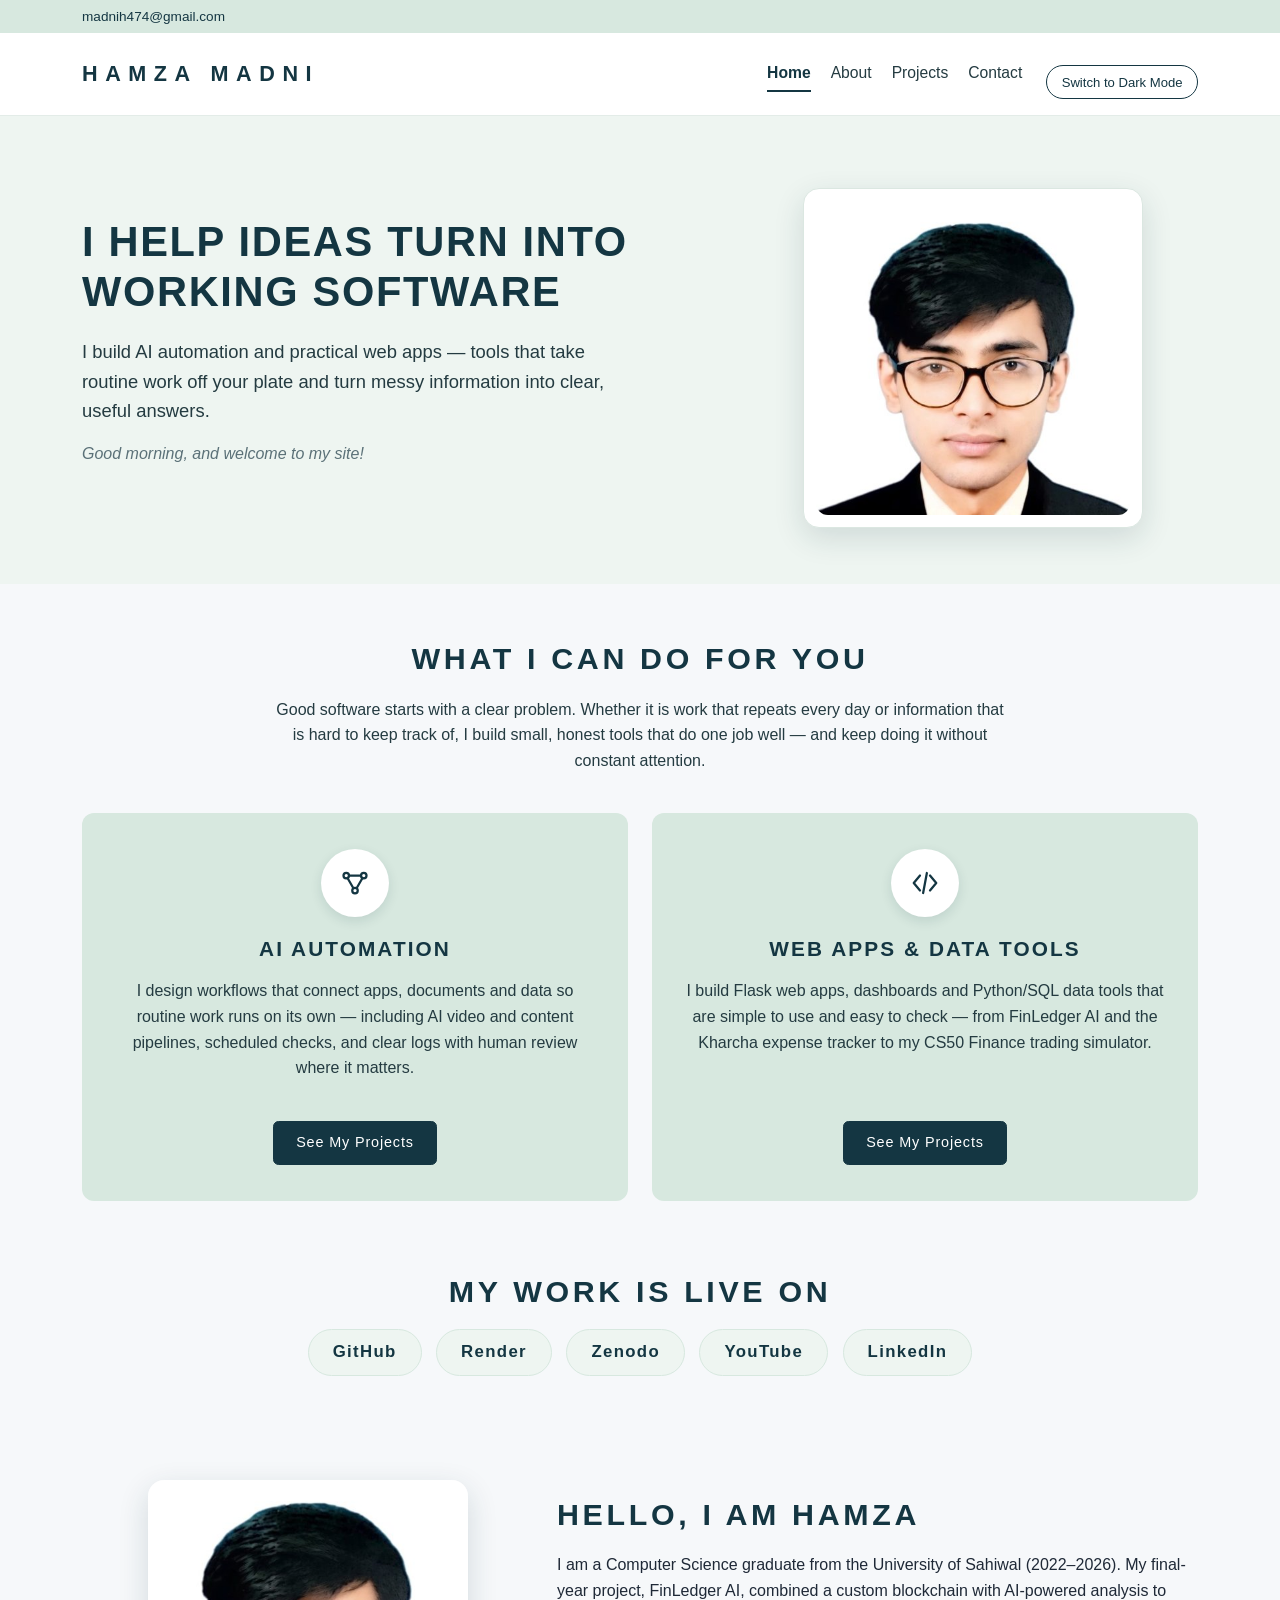
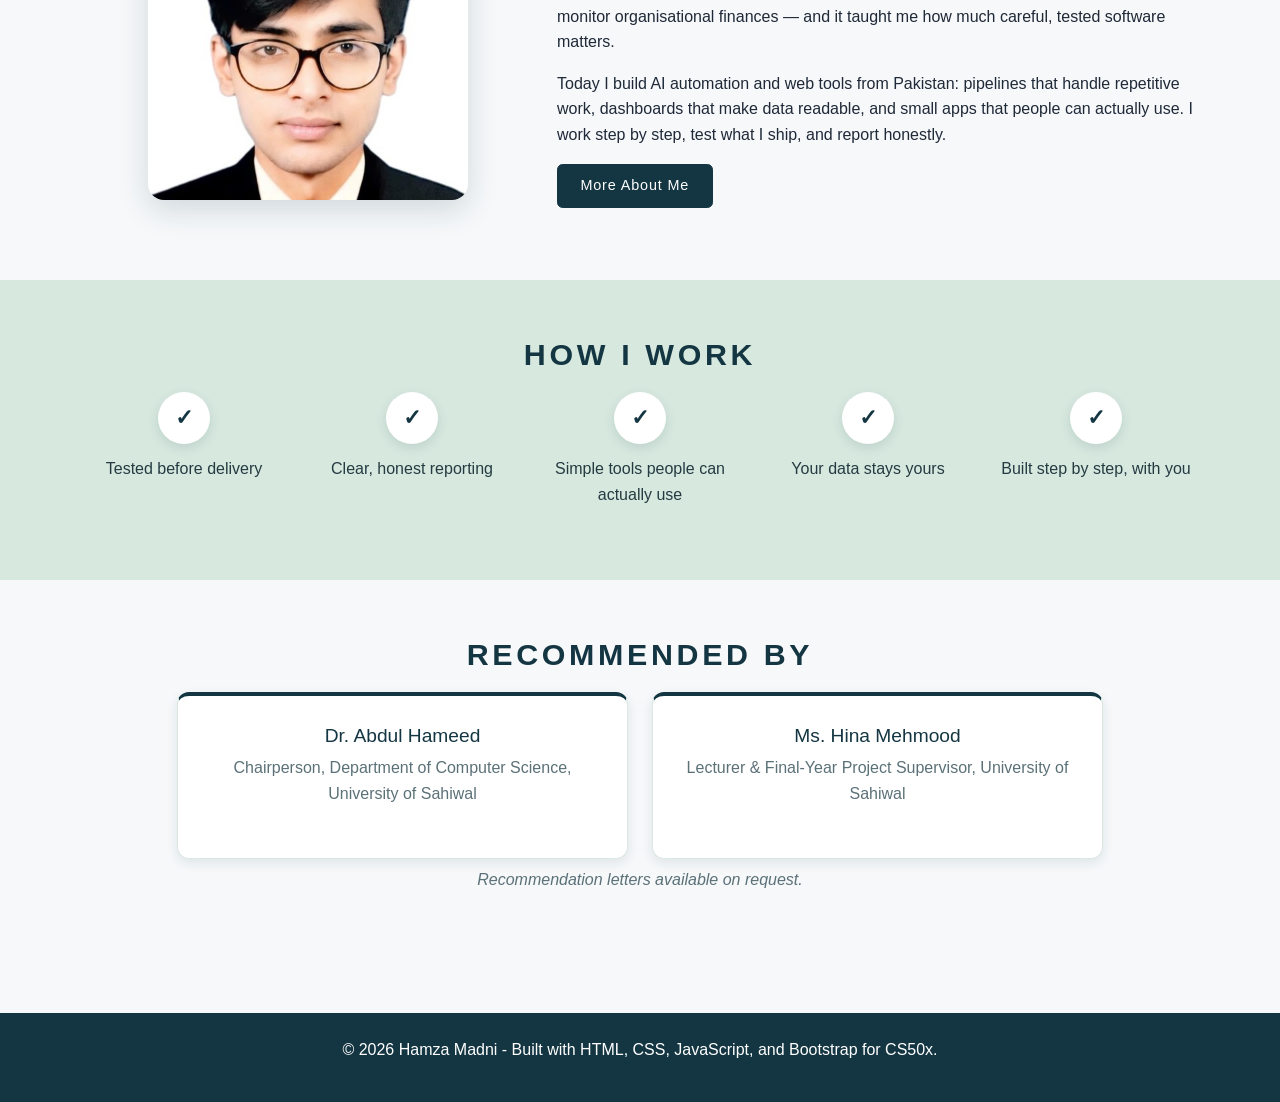
<file: index.html>
<!DOCTYPE html>
<html lang="en">
    <head>
        <meta charset="utf-8">
        <meta name="viewport" content="width=device-width, initial-scale=1">
        <meta name="description" content="Personal homepage of Hamza Madni, Computer Science graduate and AI automation developer — AI automation, web apps and data tools, built with HTML, CSS, JavaScript and Bootstrap.">
        <link href="https://cdn.jsdelivr.net/npm/bootstrap@5.3.8/dist/css/bootstrap.min.css" rel="stylesheet" integrity="sha384-sRIl4kxILFvY47J16cr9ZwB07vP4J8+LH7qKQnuqkuIAvNWLzeN8tE5YBujZqJLB" crossorigin="anonymous">
        <link href="styles.css" rel="stylesheet">
        <title>Hamza Madni - Home</title>
    </head>
    <body>
        <!-- 1. Thin top bar -->
        <div class="ref-topbar">
            <div class="container ref-topbar-inner">
                <a class="ref-topbar-mail" href="mailto:madnih474@gmail.com">madnih474@gmail.com</a>
            </div>
        </div>

        <!-- 2. Header -->
        <header class="ref-header">
            <div class="container ref-header-inner">
                <a class="ref-brand" href="index.html">HAMZA MADNI</a>
                <nav class="ref-nav" aria-label="Main navigation">
                    <a class="ref-nav-link active" href="index.html">Home</a>
                    <a class="ref-nav-link" href="about.html">About</a>
                    <a class="ref-nav-link" href="projects.html">Projects</a>
                    <a class="ref-nav-link" href="contact.html">Contact</a>
                </nav>
                <button id="theme-toggle" class="ref-toggle" type="button">Switch to Dark Mode</button>
            </div>
        </header>

        <!-- 3. Hero -->
        <section class="ref-hero">
            <div class="container">
                <div class="row align-items-center">
                    <div class="col-md-7">
                        <h1 class="ref-hero-title">I HELP IDEAS TURN INTO WORKING SOFTWARE</h1>
                        <p class="ref-hero-sub">I build AI automation and practical web apps — tools that take routine work off your plate and turn messy information into clear, useful answers.</p>
                        <p id="greeting" class="ref-greeting">Welcome to my site!</p>
                    </div>
                    <div class="col-md-5">
                        <div class="ref-hero-photo">
                            <img src="assets/hamza-portrait.png" alt="Portrait of Hamza Madni">
                        </div>
                    </div>
                </div>
            </div>
        </section>

        <main>
            <!-- 4. Offers -->
            <section class="ref-section">
                <div class="container">
                    <h2 class="ref-heading">WHAT I CAN DO FOR YOU</h2>
                    <p class="ref-intro">Good software starts with a clear problem. Whether it is work that repeats every day or information that is hard to keep track of, I build small, honest tools that do one job well — and keep doing it without constant attention.</p>
                    <div class="row">
                        <div class="col-md-6">
                            <article class="ref-offer-card h-100">
                                <div class="ref-icon" aria-hidden="true">
                                    <svg viewBox="0 0 24 24" width="30" height="30" fill="none" stroke="currentColor" stroke-width="1.8" stroke-linecap="round" stroke-linejoin="round"><circle cx="5" cy="6" r="2.2"/><circle cx="19" cy="6" r="2.2"/><circle cx="12" cy="18" r="2.2"/><path d="M7.2 6h9.6M6 8l4.5 7.8M18 8l-4.5 7.8"/></svg>
                                </div>
                                <h3 class="ref-card-title">AI AUTOMATION</h3>
                                <p>I design workflows that connect apps, documents and data so routine work runs on its own — including AI video and content pipelines, scheduled checks, and clear logs with human review where it matters.</p>
                                <a class="ref-btn" href="projects.html">See My Projects</a>
                            </article>
                        </div>
                        <div class="col-md-6">
                            <article class="ref-offer-card h-100">
                                <div class="ref-icon" aria-hidden="true">
                                    <svg viewBox="0 0 24 24" width="30" height="30" fill="none" stroke="currentColor" stroke-width="1.8" stroke-linecap="round" stroke-linejoin="round"><path d="M8 6l-5 6 5 6M16 6l5 6-5 6M13.5 4l-3 16"/></svg>
                                </div>
                                <h3 class="ref-card-title">WEB APPS &amp; DATA TOOLS</h3>
                                <p>I build Flask web apps, dashboards and Python/SQL data tools that are simple to use and easy to check — from FinLedger AI and the Kharcha expense tracker to my CS50 Finance trading simulator.</p>
                                <a class="ref-btn" href="projects.html">See My Projects</a>
                            </article>
                        </div>
                    </div>
                </div>
            </section>

            <!-- 5. Live-on strip -->
            <section class="ref-strip">
                <div class="container">
                    <h2 class="ref-heading">MY WORK IS LIVE ON</h2>
                    <div class="ref-badges">
                        <span class="ref-badge">GitHub</span>
                        <span class="ref-badge">Render</span>
                        <span class="ref-badge">Zenodo</span>
                        <span class="ref-badge">YouTube</span>
                        <span class="ref-badge">LinkedIn</span>
                    </div>
                </div>
            </section>

            <!-- 6. About -->
            <section class="ref-section">
                <div class="container">
                    <div class="row align-items-center">
                        <div class="col-md-5">
                            <div class="ref-about-photo">
                                <img src="assets/hamza-portrait.png" alt="Portrait of Hamza Madni">
                            </div>
                        </div>
                        <div class="col-md-7">
                            <h2 class="ref-heading ref-heading-left">HELLO, I AM HAMZA</h2>
                            <p>I am a Computer Science graduate from the University of Sahiwal (2022–2026). My final-year project, FinLedger AI, combined a custom blockchain with AI-powered analysis to monitor organisational finances — and it taught me how much careful, tested software matters.</p>
                            <p>Today I build AI automation and web tools from Pakistan: pipelines that handle repetitive work, dashboards that make data readable, and small apps that people can actually use. I work step by step, test what I ship, and report honestly.</p>
                            <a class="ref-btn" href="about.html">More About Me</a>
                        </div>
                    </div>
                </div>
            </section>

            <!-- 7. How I work band -->
            <section class="ref-band">
                <div class="container">
                    <h2 class="ref-heading">HOW I WORK</h2>
                    <div class="ref-checks">
                        <div class="ref-check-item">
                            <span class="ref-check" aria-hidden="true">✓</span>
                            <p>Tested before delivery</p>
                        </div>
                        <div class="ref-check-item">
                            <span class="ref-check" aria-hidden="true">✓</span>
                            <p>Clear, honest reporting</p>
                        </div>
                        <div class="ref-check-item">
                            <span class="ref-check" aria-hidden="true">✓</span>
                            <p>Simple tools people can actually use</p>
                        </div>
                        <div class="ref-check-item">
                            <span class="ref-check" aria-hidden="true">✓</span>
                            <p>Your data stays yours</p>
                        </div>
                        <div class="ref-check-item">
                            <span class="ref-check" aria-hidden="true">✓</span>
                            <p>Built step by step, with you</p>
                        </div>
                    </div>
                </div>
            </section>

            <!-- 8. Recommended by -->
            <section class="ref-section">
                <div class="container">
                    <h2 class="ref-heading">RECOMMENDED BY</h2>
                    <div class="row justify-content-center">
                        <div class="col-md-5">
                            <article class="ref-rec-card h-100">
                                <h3>Dr. Abdul Hameed</h3>
                                <p>Chairperson, Department of Computer Science, University of Sahiwal</p>
                            </article>
                        </div>
                        <div class="col-md-5">
                            <article class="ref-rec-card h-100">
                                <h3>Ms. Hina Mehmood</h3>
                                <p>Lecturer &amp; Final-Year Project Supervisor, University of Sahiwal</p>
                            </article>
                        </div>
                    </div>
                    <p class="ref-rec-note">Recommendation letters available on request.</p>
                </div>
            </section>
        </main>

        <!-- 9. Footer -->
        <footer>
            <p>&copy; <span id="year">2026</span> Hamza Madni - Built with HTML, CSS, JavaScript, and Bootstrap for CS50x.</p>
        </footer>
        <script src="https://cdn.jsdelivr.net/npm/bootstrap@5.3.8/dist/js/bootstrap.bundle.min.js" integrity="sha384-FKyoEForCGlyvwx9Hj09JcYn3nv7wiPVlz7YYwJrWVcXK/BmnVDxM+D2scQbITxI" crossorigin="anonymous"></script>
        <script src="script.js"></script>
    </body>
</html>
</file>
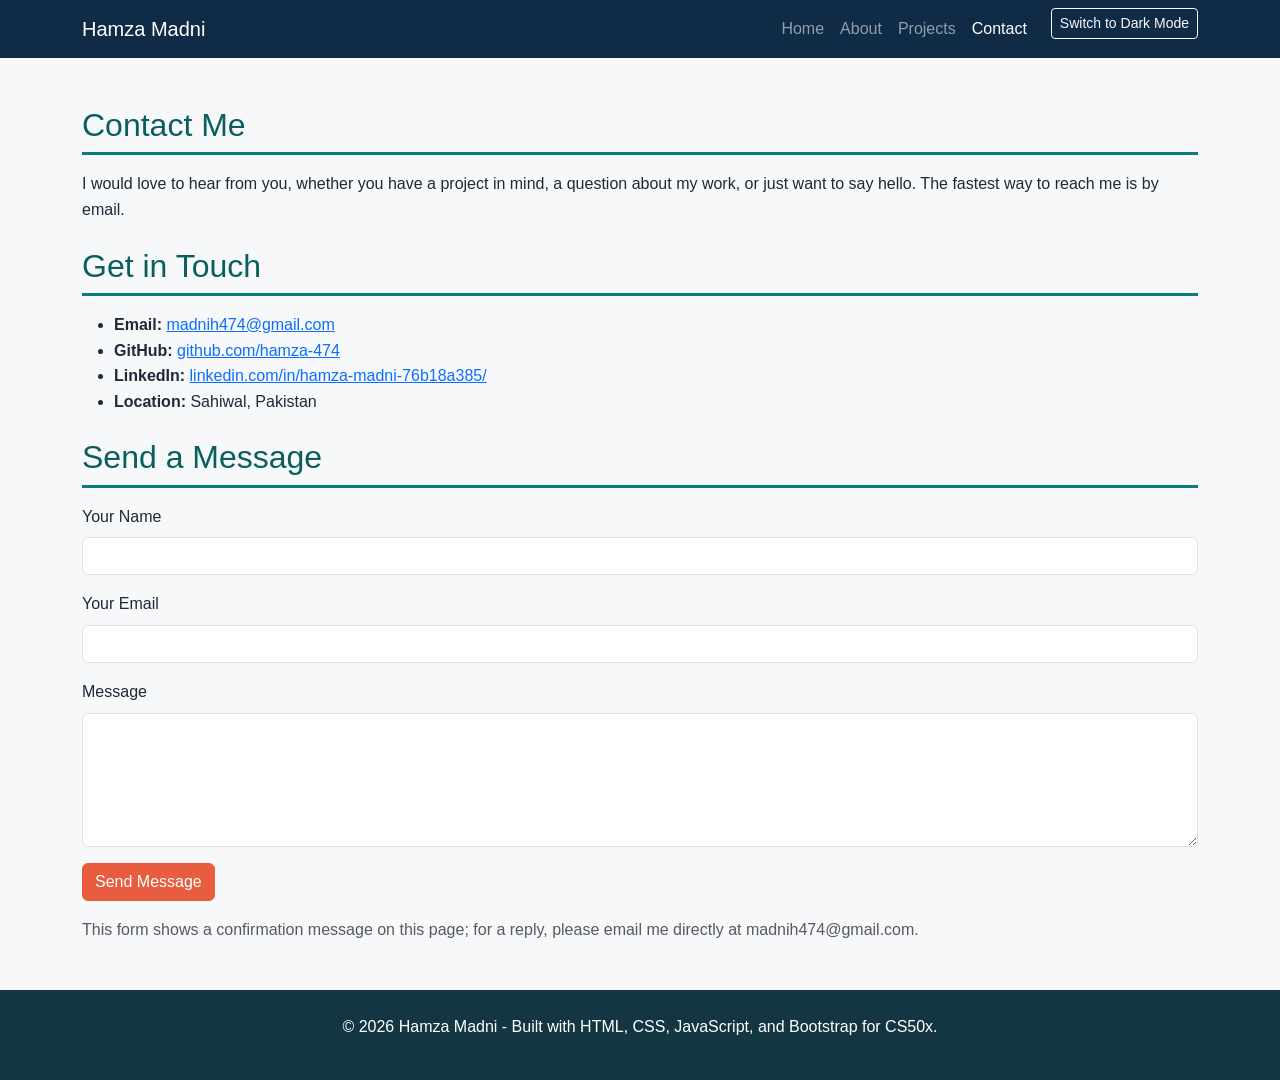
<file: contact.html>
<!DOCTYPE html>
<html lang="en">
    <head>
        <meta charset="utf-8">
        <meta name="viewport" content="width=device-width, initial-scale=1">
        <meta name="description" content="Contact Hamza Madni — email, GitHub and LinkedIn, plus a message form.">
        <link href="https://cdn.jsdelivr.net/npm/bootstrap@5.3.8/dist/css/bootstrap.min.css" rel="stylesheet" integrity="sha384-sRIl4kxILFvY47J16cr9ZwB07vP4J8+LH7qKQnuqkuIAvNWLzeN8tE5YBujZqJLB" crossorigin="anonymous">
        <link href="styles.css" rel="stylesheet">
        <title>Hamza Madni - Contact</title>
    </head>
    <body>
        <nav class="navbar navbar-expand-lg navbar-dark bg-dark">
            <div class="container">
                <a class="navbar-brand" href="index.html">Hamza Madni</a>
                <button class="navbar-toggler" type="button" data-bs-toggle="collapse" data-bs-target="#navbarNav" aria-controls="navbarNav" aria-expanded="false" aria-label="Toggle navigation">
                    <span class="navbar-toggler-icon"></span>
                </button>
                <div class="collapse navbar-collapse" id="navbarNav">
                    <ul class="navbar-nav ms-auto">
                        <li class="nav-item"><a class="nav-link" href="index.html">Home</a></li>
                        <li class="nav-item"><a class="nav-link" href="about.html">About</a></li>
                        <li class="nav-item"><a class="nav-link" href="projects.html">Projects</a></li>
                        <li class="nav-item"><a class="nav-link active" href="contact.html">Contact</a></li>
                        <li class="nav-item ms-lg-3"><button id="theme-toggle" class="btn btn-outline-light btn-sm theme-toggle" type="button">Switch to Dark Mode</button></li>
                    </ul>
                </div>
            </div>
        </nav>
        <main class="container my-5">
            <h1 class="section-title">Contact Me</h1>
            <p>I would love to hear from you, whether you have a project in mind, a question about my work, or just want to say hello. The fastest way to reach me is by email.</p>
            <section class="mt-4">
                <h2 class="section-title">Get in Touch</h2>
                <ul>
                    <li><strong>Email:</strong> <a href="mailto:madnih474@gmail.com">madnih474@gmail.com</a></li>
                    <li><strong>GitHub:</strong> <a href="https://github.com/hamza-474">github.com/hamza-474</a></li>
                    <li><strong>LinkedIn:</strong> <a href="https://www.linkedin.com/in/hamza-madni-76b18a385/">linkedin.com/in/hamza-madni-76b18a385/</a></li>
                    <li><strong>Location:</strong> Sahiwal, Pakistan</li>
                </ul>
            </section>
            <section class="mt-4">
                <h2 class="section-title">Send a Message</h2>
                <form id="contact-form">
                    <div class="mb-3">
                        <label for="name" class="form-label">Your Name</label>
                        <input type="text" class="form-control" id="name" name="name" required>
                    </div>
                    <div class="mb-3">
                        <label for="email" class="form-label">Your Email</label>
                        <input type="email" class="form-control" id="email" name="email" required>
                    </div>
                    <div class="mb-3">
                        <label for="message" class="form-label">Message</label>
                        <textarea class="form-control" id="message" name="message" rows="5" required></textarea>
                    </div>
                    <button type="submit" class="btn btn-primary">Send Message</button>
                </form>
                <p id="form-message" class="mt-3 text-success"></p>
                <p class="text-muted">This form shows a confirmation message on this page; for a reply, please email me directly at madnih474@gmail.com.</p>
            </section>
        </main>
        <footer>
            <p>&copy; <span id="year">2026</span> Hamza Madni - Built with HTML, CSS, JavaScript, and Bootstrap for CS50x.</p>
        </footer>
        <script src="https://cdn.jsdelivr.net/npm/bootstrap@5.3.8/dist/js/bootstrap.bundle.min.js" integrity="sha384-FKyoEForCGlyvwx9Hj09JcYn3nv7wiPVlz7YYwJrWVcXK/BmnVDxM+D2scQbITxI" crossorigin="anonymous"></script>
        <script src="script.js"></script>
    </body>
</html>
</file>
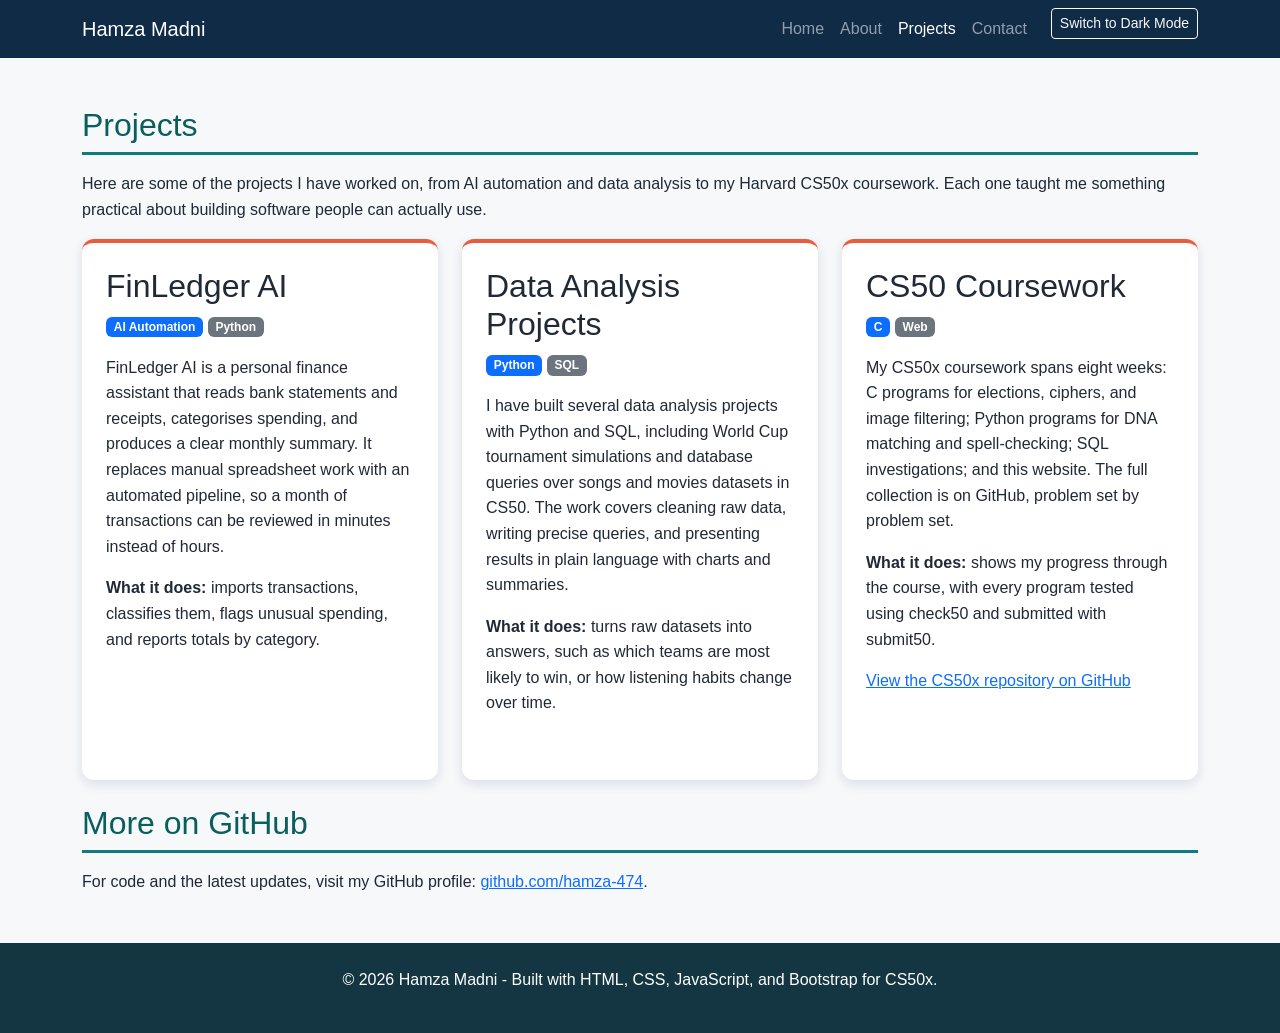
<file: projects.html>
<!DOCTYPE html>
<html lang="en">
    <head>
        <meta charset="utf-8">
        <meta name="viewport" content="width=device-width, initial-scale=1">
        <meta name="description" content="Projects by Hamza Madni — FinLedger AI, data analysis work and Harvard CS50x coursework.">
        <link href="https://cdn.jsdelivr.net/npm/bootstrap@5.3.8/dist/css/bootstrap.min.css" rel="stylesheet" integrity="sha384-sRIl4kxILFvY47J16cr9ZwB07vP4J8+LH7qKQnuqkuIAvNWLzeN8tE5YBujZqJLB" crossorigin="anonymous">
        <link href="styles.css" rel="stylesheet">
        <title>Hamza Madni - Projects</title>
    </head>
    <body>
        <nav class="navbar navbar-expand-lg navbar-dark bg-dark">
            <div class="container">
                <a class="navbar-brand" href="index.html">Hamza Madni</a>
                <button class="navbar-toggler" type="button" data-bs-toggle="collapse" data-bs-target="#navbarNav" aria-controls="navbarNav" aria-expanded="false" aria-label="Toggle navigation">
                    <span class="navbar-toggler-icon"></span>
                </button>
                <div class="collapse navbar-collapse" id="navbarNav">
                    <ul class="navbar-nav ms-auto">
                        <li class="nav-item"><a class="nav-link" href="index.html">Home</a></li>
                        <li class="nav-item"><a class="nav-link" href="about.html">About</a></li>
                        <li class="nav-item"><a class="nav-link active" href="projects.html">Projects</a></li>
                        <li class="nav-item"><a class="nav-link" href="contact.html">Contact</a></li>
                        <li class="nav-item ms-lg-3"><button id="theme-toggle" class="btn btn-outline-light btn-sm theme-toggle" type="button">Switch to Dark Mode</button></li>
                    </ul>
                </div>
            </div>
        </nav>
        <main class="container my-5">
            <h1 class="section-title">Projects</h1>
            <p>Here are some of the projects I have worked on, from AI automation and data analysis to my Harvard CS50x coursework. Each one taught me something practical about building software people can actually use.</p>
            <div class="row">
                <article class="col-md-4">
                    <div class="project-card h-100">
                        <h2>FinLedger AI</h2>
                        <p><span class="badge text-bg-primary">AI Automation</span> <span class="badge text-bg-secondary">Python</span></p>
                        <p>FinLedger AI is a personal finance assistant that reads bank statements and receipts, categorises spending, and produces a clear monthly summary. It replaces manual spreadsheet work with an automated pipeline, so a month of transactions can be reviewed in minutes instead of hours.</p>
                        <p><strong>What it does:</strong> imports transactions, classifies them, flags unusual spending, and reports totals by category.</p>
                    </div>
                </article>
                <article class="col-md-4">
                    <div class="project-card h-100">
                        <h2>Data Analysis Projects</h2>
                        <p><span class="badge text-bg-primary">Python</span> <span class="badge text-bg-secondary">SQL</span></p>
                        <p>I have built several data analysis projects with Python and SQL, including World Cup tournament simulations and database queries over songs and movies datasets in CS50. The work covers cleaning raw data, writing precise queries, and presenting results in plain language with charts and summaries.</p>
                        <p><strong>What it does:</strong> turns raw datasets into answers, such as which teams are most likely to win, or how listening habits change over time.</p>
                    </div>
                </article>
                <article class="col-md-4">
                    <div class="project-card h-100">
                        <h2>CS50 Coursework</h2>
                        <p><span class="badge text-bg-primary">C</span> <span class="badge text-bg-secondary">Web</span></p>
                        <p>My CS50x coursework spans eight weeks: C programs for elections, ciphers, and image filtering; Python programs for DNA matching and spell-checking; SQL investigations; and this website. The full collection is on GitHub, problem set by problem set.</p>
                        <p><strong>What it does:</strong> shows my progress through the course, with every program tested using check50 and submitted with submit50.</p>
                        <p><a href="https://github.com/hamza-474/cs50x-projects">View the CS50x repository on GitHub</a></p>
                    </div>
                </article>
            </div>
            <section class="mt-4">
                <h2 class="section-title">More on GitHub</h2>
                <p>For code and the latest updates, visit my GitHub profile: <a href="https://github.com/hamza-474">github.com/hamza-474</a>.</p>
            </section>
        </main>
        <footer>
            <p>&copy; <span id="year">2026</span> Hamza Madni - Built with HTML, CSS, JavaScript, and Bootstrap for CS50x.</p>
        </footer>
        <script src="https://cdn.jsdelivr.net/npm/bootstrap@5.3.8/dist/js/bootstrap.bundle.min.js" integrity="sha384-FKyoEForCGlyvwx9Hj09JcYn3nv7wiPVlz7YYwJrWVcXK/BmnVDxM+D2scQbITxI" crossorigin="anonymous"></script>
        <script src="script.js"></script>
    </body>
</html>
</file>
<file: styles.css>
/* Homepage — polished standalone styles
   Palette (see ../NOTES.md for the colour-theory notes):
   - Deep navy   #0f2b46  navbar, footer, hero gradient start
   - Teal        #0e7c7b  hero gradient end, section titles (analogous to navy)
   - Coral       #e85d3f  CTA buttons, card accents (complementary accent)
   - Light bg    #f6f8fa  page background (light mode)
   - Card        #ffffff
   - Text        #1f2937
   - Dark bg     #0b1d33  page background (dark mode)
   - Dark card   #132e4d
*/

:root {
  --navy: #0f2b46;
  --teal: #0e7c7b;
  --teal-dark: #0a5f5e;
  --coral: #e85d3f;
  --coral-dark: #c94a30;
  --bg: #f6f8fa;
  --card: #ffffff;
  --text: #1f2937;
  --muted: #6b7280;
}

body {
  background-color: var(--bg);
  color: var(--text);
  font-family: Arial, Helvetica, sans-serif;
  line-height: 1.6;
  margin: 0;
}

.navbar {
  background-color: var(--navy) !important;
}

.hero {
  background: linear-gradient(135deg, var(--navy), var(--teal));
  color: #ffffff;
  padding: 4rem 1rem;
  text-align: center;
  border-radius: 0 0 1rem 1rem;
}

.section-title {
  color: var(--teal-dark);
  font-size: 2rem;
  margin-bottom: 1rem;
  border-bottom: 3px solid var(--teal);
  padding-bottom: 0.5rem;
}

.btn-primary {
  background-color: var(--coral);
  border-color: var(--coral);
}

.btn-primary:hover,
.btn-primary:focus {
  background-color: var(--coral-dark);
  border-color: var(--coral-dark);
}

.btn-outline-primary {
  color: var(--coral-dark);
  border-color: var(--coral);
}

.btn-outline-primary:hover,
.btn-outline-primary:focus {
  background-color: var(--coral);
  border-color: var(--coral);
  color: #ffffff;
}

.project-card {
  background-color: var(--card);
  border-top: 4px solid var(--coral);
  border-radius: 0.75rem;
  box-shadow: 0 4px 12px rgba(15, 43, 70, 0.12);
  padding: 1.5rem;
  margin-bottom: 1.5rem;
}

.profile-img {
  border: 4px solid var(--teal);
  border-radius: 50%;
  max-width: 220px;
  box-shadow: 0 4px 12px rgba(15, 43, 70, 0.25);
  margin-bottom: 1rem;
}

blockquote {
  border-left: 4px solid var(--coral);
  padding-left: 1rem;
}

footer {
  background-color: var(--navy);
  color: #ffffff;
  text-align: center;
  padding: 1.5rem;
  margin-top: 3rem;
}

#theme-toggle {
  margin-top: 1rem;
}

.navbar #theme-toggle {
  margin-top: 0;
}

/* Dark mode */
body.dark-mode {
  background-color: #0b1d33;
  color: #e6edf3;
}

body.dark-mode .project-card {
  background-color: #132e4d;
  color: #e6edf3;
}

body.dark-mode .section-title {
  color: #7dd3d8;
  border-bottom-color: var(--teal);
}

body.dark-mode .table {
  color: #e6edf3;
}

body.dark-mode .table-striped > tbody > tr:nth-of-type(odd) > * {
  background-color: rgba(255, 255, 255, 0.05);
  color: #e6edf3;
}

body.dark-mode .form-control {
  background-color: #132e4d;
  border-color: #2c4a6b;
  color: #e6edf3;
}

body.dark-mode a {
  color: #7dd3d8;
}

body.dark-mode .text-muted {
  color: #9fb3c8 !important;
}

/* ============================================================
   Homepage v2 — reference-style home page sections (ref- prefix)
   Palette for the home page (see DESIGN-NOTES.md):
   - Mint / sage   #d7e8df  top bar, offer cards, band, badges
   - Deep navy     #143642  headings, buttons, footer, brand
   - Background    #ffffff / light
   - Body text     #243b41
   Existing classes above are unchanged and still used by
   about / projects / contact.
   ============================================================ */

:root {
  --ref-mint: #d7e8df;
  --ref-mint-soft: #eef5f1;
  --ref-navy: #143642;
  --ref-navy-dark: #0e2931;
  --ref-text: #243b41;
  --ref-muted: #5b7178;
}

/* 1. Top bar */
.ref-topbar {
  background-color: var(--ref-mint);
  padding: 0.35rem 0;
  font-size: 0.85rem;
}

.ref-topbar-inner {
  display: flex;
  align-items: center;
}

.ref-topbar-mail {
  color: var(--ref-navy);
  text-decoration: none;
}

.ref-topbar-mail:hover,
.ref-topbar-mail:focus {
  color: var(--ref-navy-dark);
  text-decoration: underline;
}

/* 2. Header */
.ref-header {
  background-color: #ffffff;
  border-bottom: 1px solid #e3ece8;
  padding: 1rem 0;
}

.ref-header-inner {
  display: flex;
  align-items: center;
  gap: 1.5rem;
  flex-wrap: wrap;
}

.ref-brand {
  color: var(--ref-navy);
  font-size: 1.35rem;
  font-weight: 700;
  letter-spacing: 0.35em;
  text-decoration: none;
  white-space: nowrap;
}

.ref-brand:hover,
.ref-brand:focus {
  color: var(--ref-navy-dark);
}

.ref-nav {
  display: flex;
  gap: 1.25rem;
  flex-wrap: wrap;
  margin-left: auto;
}

.ref-nav-link {
  color: var(--ref-text);
  text-decoration: none;
  font-size: 0.98rem;
  padding: 0.25rem 0;
}

.ref-nav-link:hover,
.ref-nav-link:focus {
  color: var(--ref-navy);
  text-decoration: underline;
}

.ref-nav-link.active {
  color: var(--ref-navy);
  font-weight: 700;
  border-bottom: 2px solid var(--ref-navy);
}

.ref-toggle {
  background-color: #ffffff;
  border: 1px solid var(--ref-navy);
  border-radius: 2rem;
  color: var(--ref-navy);
  font-size: 0.82rem;
  padding: 0.35rem 0.9rem;
  cursor: pointer;
  white-space: nowrap;
}

.ref-toggle:hover,
.ref-toggle:focus {
  background-color: var(--ref-mint);
}

/* 3. Hero */
.ref-hero {
  background-color: var(--ref-mint-soft);
  padding: 3.5rem 0;
}

.ref-hero-title {
  color: var(--ref-navy);
  font-size: 2.6rem;
  font-weight: 700;
  letter-spacing: 0.04em;
  line-height: 1.2;
  margin-bottom: 1.25rem;
}

.ref-hero-sub {
  color: var(--ref-text);
  font-size: 1.15rem;
  max-width: 34rem;
}

.ref-greeting {
  color: var(--ref-muted);
  font-style: italic;
  margin-top: 1rem;
}

.ref-hero-photo {
  background-color: #ffffff;
  border: 1px solid #dbe7e1;
  border-radius: 1rem;
  box-shadow: 0 10px 30px rgba(20, 54, 66, 0.14);
  padding: 0.75rem;
  max-width: 340px;
  margin: 1rem auto 0;
}

.ref-hero-photo img {
  display: block;
  width: 100%;
  height: auto;
  border-radius: 0.75rem;
}

/* Shared section furniture */
.ref-section {
  padding: 3.5rem 0;
}

.ref-heading {
  color: var(--ref-navy);
  font-size: 1.9rem;
  font-weight: 700;
  letter-spacing: 0.12em;
  text-align: center;
  margin-bottom: 1.25rem;
}

.ref-heading-left {
  text-align: left;
}

.ref-intro {
  color: var(--ref-text);
  max-width: 46rem;
  margin: 0 auto 2.5rem;
  text-align: center;
}

.ref-btn {
  display: inline-block;
  background-color: var(--ref-navy);
  border: 1px solid var(--ref-navy);
  border-radius: 0.35rem;
  color: #ffffff;
  font-size: 0.9rem;
  letter-spacing: 0.06em;
  padding: 0.6rem 1.4rem;
  text-decoration: none;
}

.ref-btn:hover,
.ref-btn:focus {
  background-color: var(--ref-navy-dark);
  border-color: var(--ref-navy-dark);
  color: #ffffff;
}

/* 4. Offer cards */
.ref-offer-card {
  background-color: var(--ref-mint);
  border-radius: 0.75rem;
  padding: 2.25rem 2rem;
  text-align: center;
  margin-bottom: 1.5rem;
  display: flex;
  flex-direction: column;
  align-items: center;
}

.ref-offer-card p {
  color: var(--ref-text);
  flex-grow: 1;
}

.ref-icon {
  background-color: #ffffff;
  border-radius: 50%;
  color: var(--ref-navy);
  display: flex;
  align-items: center;
  justify-content: center;
  width: 68px;
  height: 68px;
  margin-bottom: 1.25rem;
  box-shadow: 0 4px 12px rgba(20, 54, 66, 0.12);
}

.ref-card-title {
  color: var(--ref-navy);
  font-size: 1.3rem;
  font-weight: 700;
  letter-spacing: 0.1em;
  margin-bottom: 1rem;
}

/* 5. Live-on strip */
.ref-strip {
  padding: 1rem 0 3rem;
}

.ref-badges {
  display: flex;
  flex-wrap: wrap;
  gap: 0.9rem;
  justify-content: center;
}

.ref-badge {
  background-color: var(--ref-mint-soft);
  border: 1px solid var(--ref-mint);
  border-radius: 2rem;
  color: var(--ref-navy);
  font-size: 1.05rem;
  font-weight: 700;
  letter-spacing: 0.08em;
  padding: 0.55rem 1.5rem;
}

/* 6. About */
.ref-about-photo {
  max-width: 320px;
  margin: 0 auto 1.5rem;
}

.ref-about-photo img {
  display: block;
  width: 100%;
  height: auto;
  border-radius: 1rem;
  box-shadow: 0 10px 30px rgba(20, 54, 66, 0.16);
}

/* 7. How I work band */
.ref-band {
  background-color: var(--ref-mint);
  padding: 3.5rem 0;
}

.ref-band .ref-heading {
  color: var(--ref-navy);
}

.ref-checks {
  display: flex;
  flex-wrap: wrap;
  gap: 1.5rem;
  justify-content: center;
}

.ref-check-item {
  flex: 1 1 160px;
  max-width: 210px;
  text-align: center;
}

.ref-check-item p {
  color: var(--ref-text);
  margin-top: 0.75rem;
}

.ref-check {
  background-color: #ffffff;
  border-radius: 50%;
  color: var(--ref-navy);
  display: inline-flex;
  align-items: center;
  justify-content: center;
  width: 52px;
  height: 52px;
  font-size: 1.4rem;
  font-weight: 700;
  box-shadow: 0 4px 12px rgba(20, 54, 66, 0.12);
}

/* 8. Recommended by */
.ref-rec-card {
  background-color: #ffffff;
  border: 1px solid #dbe7e1;
  border-top: 4px solid var(--ref-navy);
  border-radius: 0.75rem;
  box-shadow: 0 4px 12px rgba(20, 54, 66, 0.10);
  padding: 1.75rem;
  text-align: center;
  margin-bottom: 1.5rem;
}

.ref-rec-card h3 {
  color: var(--ref-navy);
  font-size: 1.2rem;
  margin-bottom: 0.5rem;
}

.ref-rec-card p {
  color: var(--ref-muted);
  margin-bottom: 0;
}

.ref-rec-note {
  color: var(--ref-muted);
  font-style: italic;
  text-align: center;
  margin-top: 0.5rem;
}

/* Footer in the v2 navy — the same navy family as the original
   footer colour, so the other pages keep their character. */
footer {
  background-color: var(--ref-navy);
}

/* Dark mode for the new home sections: mint becomes a deep
   green-navy, navy headings become light, text stays readable. */
body.dark-mode .ref-topbar {
  background-color: #17352c;
}

body.dark-mode .ref-topbar-mail {
  color: #cfe8da;
}

body.dark-mode .ref-header {
  background-color: #0b1d33;
  border-bottom-color: #2c4a6b;
}

body.dark-mode .ref-brand,
body.dark-mode .ref-nav-link.active {
  color: #e6edf3;
}

body.dark-mode .ref-nav-link {
  color: #c3d2de;
}

body.dark-mode .ref-toggle {
  background-color: #132e4d;
  border-color: #7dd3d8;
  color: #e6edf3;
}

body.dark-mode .ref-hero {
  background-color: #10283a;
}

body.dark-mode .ref-hero-title,
body.dark-mode .ref-heading,
body.dark-mode .ref-card-title,
body.dark-mode .ref-rec-card h3 {
  color: #e6edf3;
}

body.dark-mode .ref-hero-sub,
body.dark-mode .ref-intro,
body.dark-mode .ref-offer-card p,
body.dark-mode .ref-check-item p {
  color: #d7e2ea;
}

body.dark-mode .ref-greeting,
body.dark-mode .ref-rec-card p,
body.dark-mode .ref-rec-note {
  color: #9fb3c8;
}

body.dark-mode .ref-hero-photo {
  background-color: #132e4d;
  border-color: #2c4a6b;
}

body.dark-mode .ref-offer-card,
body.dark-mode .ref-band {
  background-color: #17352c;
}

body.dark-mode .ref-icon,
body.dark-mode .ref-check {
  background-color: #e6edf3;
  color: #143642;
}

body.dark-mode .ref-badge {
  background-color: #17352c;
  border-color: #2c5a48;
  color: #cfe8da;
}

body.dark-mode .ref-rec-card {
  background-color: #132e4d;
  border-color: #2c4a6b;
}

body.dark-mode .ref-btn {
  background-color: #e85d3f;
  border-color: #e85d3f;
}

body.dark-mode .ref-btn:hover,
body.dark-mode .ref-btn:focus {
  background-color: #c94a30;
  border-color: #c94a30;
}

@media (max-width: 767px) {
  .ref-hero {
    padding: 2.5rem 0;
    text-align: center;
  }

  .ref-hero-title {
    font-size: 2rem;
  }

  .ref-hero-sub {
    margin-left: auto;
    margin-right: auto;
  }

  .ref-brand {
    letter-spacing: 0.22em;
  }

  .ref-nav {
    margin-left: 0;
  }

  .ref-heading-left {
    text-align: center;
  }
}
</file>
